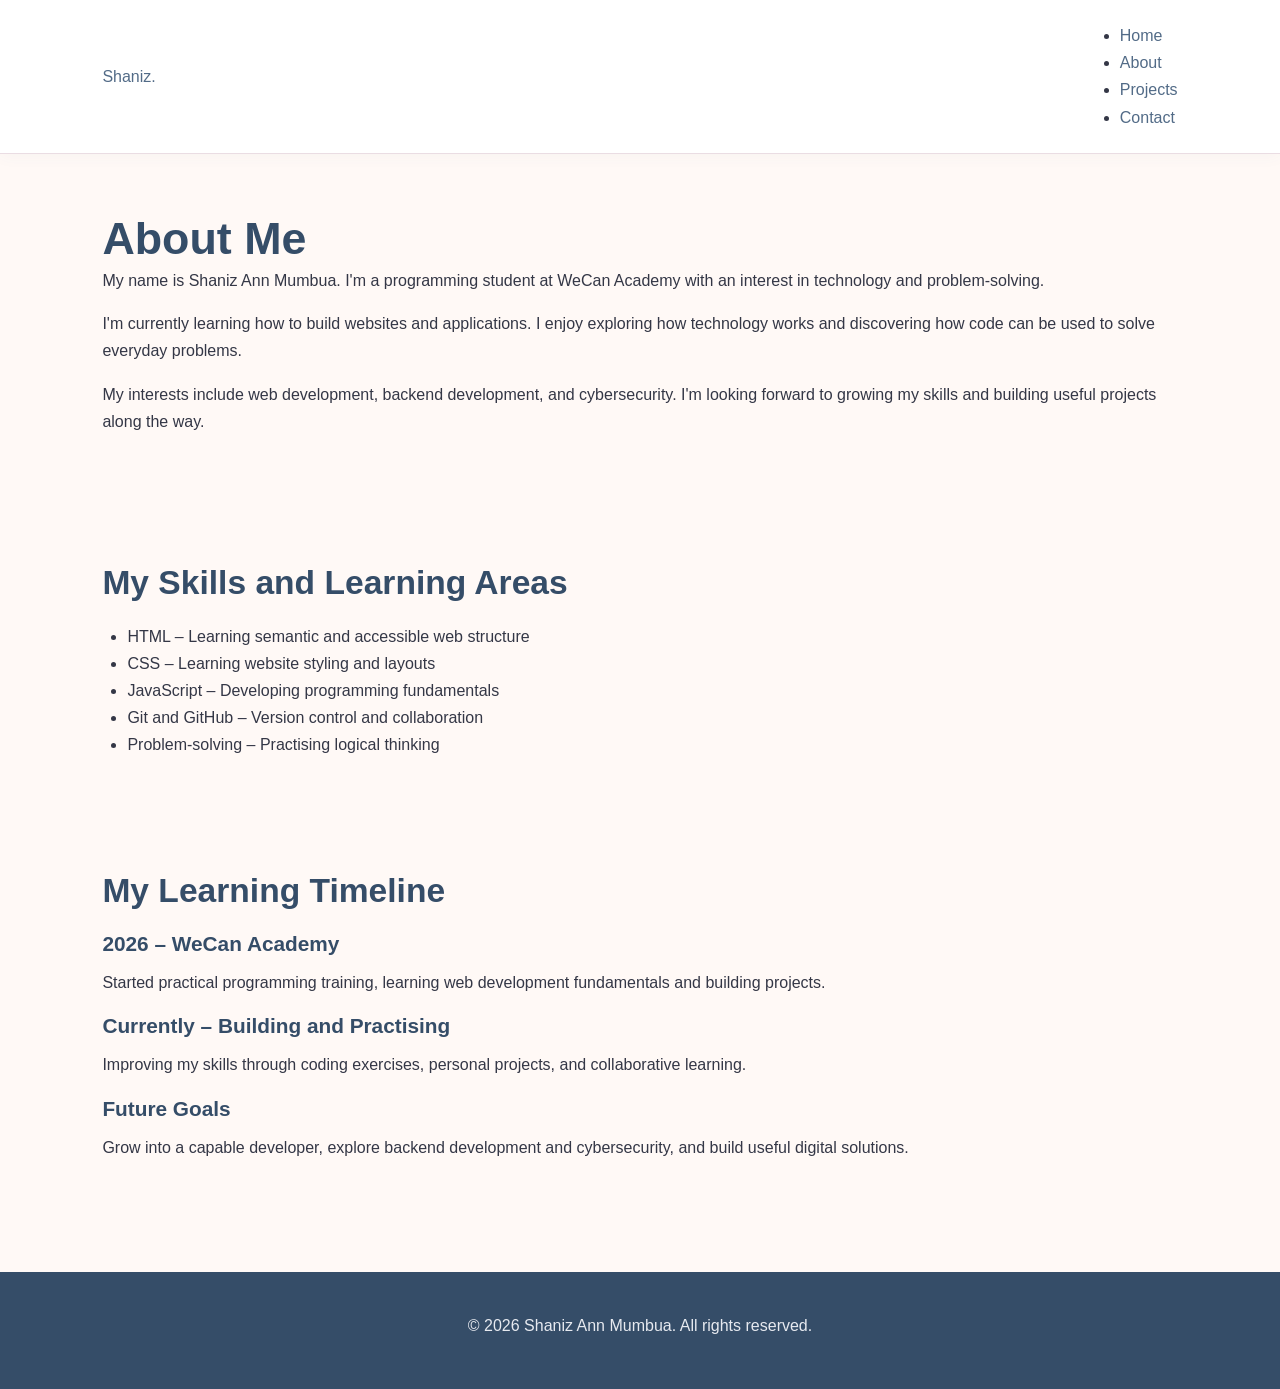
<file: about.html>
<!DOCTYPE html>
<html lang="en">
<head>
    <meta charset="UTF-8">
    <meta name="viewport" content="width=device-width, initial-scale=1.0">
    <meta name="description" content="Learn about Shaniz Ann Mumbua, her background, skills, and education.">
    <title>About | Shaniz Ann Mumbua</title>
    <link rel="stylesheet" href="styles.css">
</head>
<body>

    <header class="site-header">
        <a class="logo" href="index.html">Shaniz.</a>

        <nav aria-label="Main navigation">
            <ul>
                <li><a href="index.html">Home</a></li>
                <li><a href="about.html" aria-current="page">About</a></li>
                <li><a href="projects.html">Projects</a></li>
                <li><a href="contact.html">Contact</a></li>
            </ul>
        </nav>
    </header>

    <main>
        <section aria-labelledby="about-heading">
            <h1 id="about-heading">About Me</h1>
          
            <p>
                My name is Shaniz Ann Mumbua. I'm a programming student
                at WeCan Academy with an interest in technology and
                problem-solving.
            </p>

            <p>
                I'm currently learning how to build websites and
                applications. I enjoy exploring how technology works
                and discovering how code can be used to solve everyday
                problems.
            </p>

            <p>
                My interests include web development, backend development,
                and cybersecurity. I'm looking forward to growing my skills
                and building useful projects along the way.
            </p>
        </section>

        <section aria-labelledby="skills-heading">
            <h2 id="skills-heading">My Skills and Learning Areas</h2>

            <ul>
                <li>HTML – Learning semantic and accessible web structure</li>
                <li>CSS – Learning website styling and layouts</li>
                <li>JavaScript – Developing programming fundamentals</li>
                <li>Git and GitHub – Version control and collaboration</li>
                <li>Problem-solving – Practising logical thinking</li>
            </ul>
        </section>

        <section aria-labelledby="education-heading">
            <h2 id="education-heading">My Learning Timeline</h2>

            <div class="timeline">
                <article class="timeline-item">
                    <h3>2026 – WeCan Academy</h3>
                    <p>
                        Started practical programming training, learning
                        web development fundamentals and building projects.
                    </p>
                </article>

                <article class="timeline-item">
                    <h3>Currently – Building and Practising</h3>
                    <p>
                        Improving my skills through coding exercises,
                        personal projects, and collaborative learning.
                    </p>
                </article>

                <article class="timeline-item">
                    <h3>Future Goals</h3>
                    <p>
                        Grow into a capable developer, explore backend
                        development and cybersecurity, and build useful
                        digital solutions.
                    </p>
                </article>
            </div>
        </section>
    </main>

    <footer class="site-footer">
        <p>&copy; 2026 Shaniz Ann Mumbua. All rights reserved.</p>
    </footer>

</body>
</html>
</file>
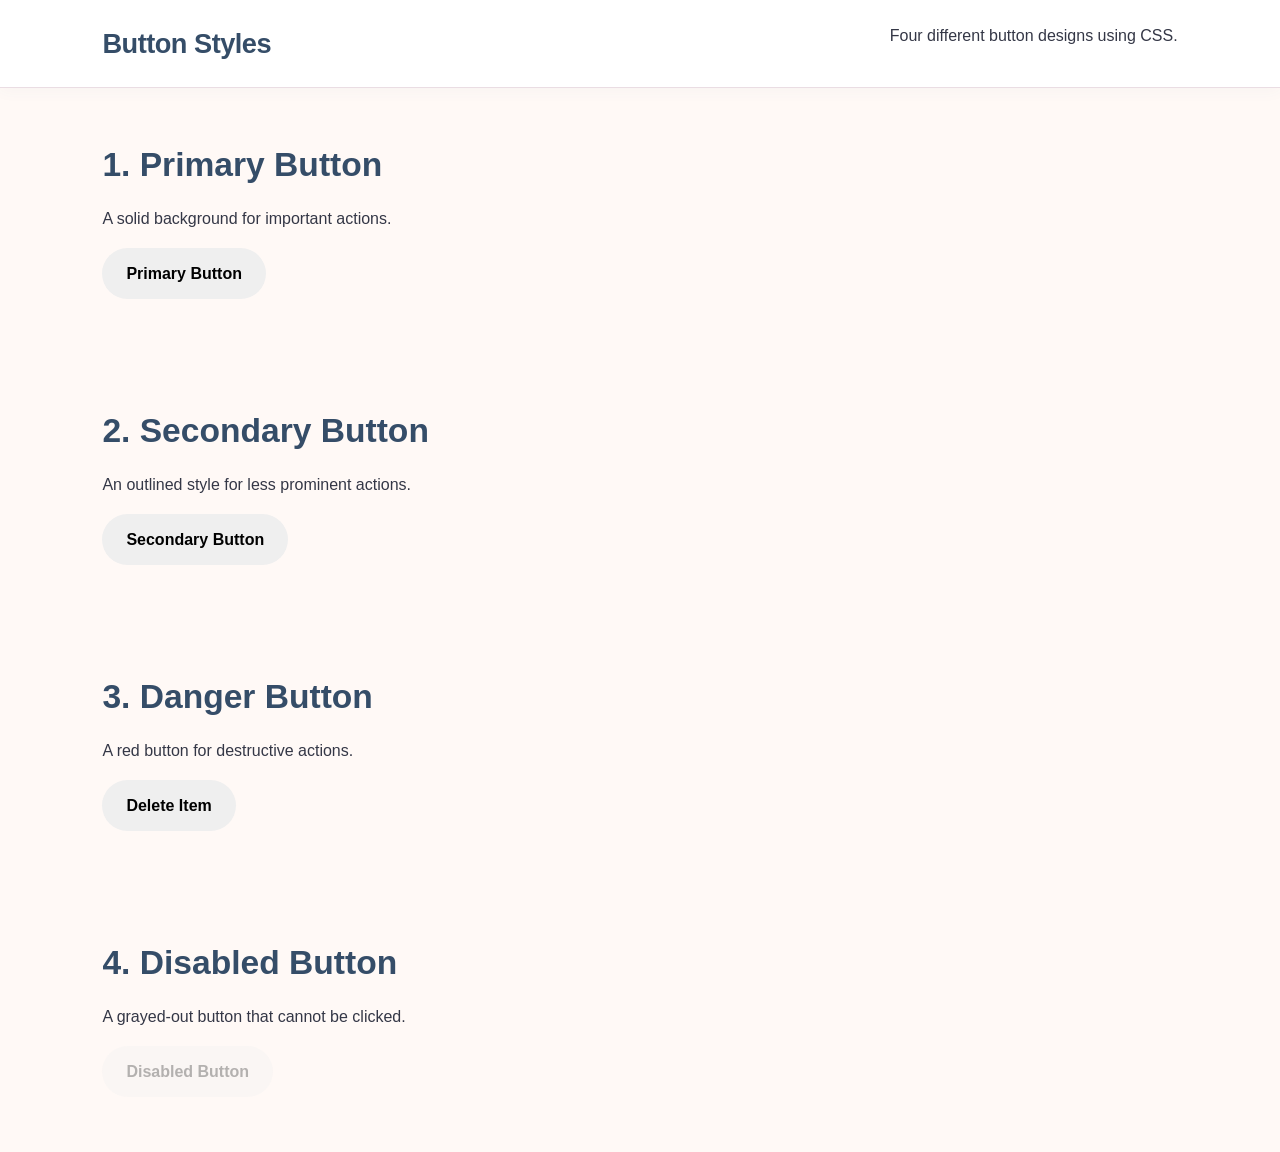
<file: buttonStyles.html>
<!DOCTYPE html>
<html lang="en">
<head>
    <meta charset="UTF-8">
    <meta name="viewport" content="width=device-width, initial-scale=1.0">

    <title>Button Styles</title>
    <link rel="stylesheet" href="styles.css">
</head>

<body class="portfolio-page">

    <header>
        <h1>Button Styles</h1>
        <p>Four different button designs using CSS.</p>
    </header>

    <main>

        <section>
            <h2>1. Primary Button</h2>
            <p>A solid background for important actions.</p>

            <button class="btn btn-primary" type="button">
                Primary Button
            </button>
        </section>

        <section>
            <h2>2. Secondary Button</h2>
            <p>An outlined style for less prominent actions.</p>

            <button class="btn btn-secondary" type="button">
                Secondary Button
            </button>
        </section>

        <section>
            <h2>3. Danger Button</h2>
            <p>A red button for destructive actions.</p>

            <button class="btn btn-danger" type="button">
                Delete Item
            </button>
        </section>

        <section>
            <h2>4. Disabled Button</h2>
            <p>A grayed-out button that cannot be clicked.</p>

            <button class="btn btn-primary" type="button" disabled>
                Disabled Button
            </button>
        </section>

    </main>

</body>
</html>
</file>
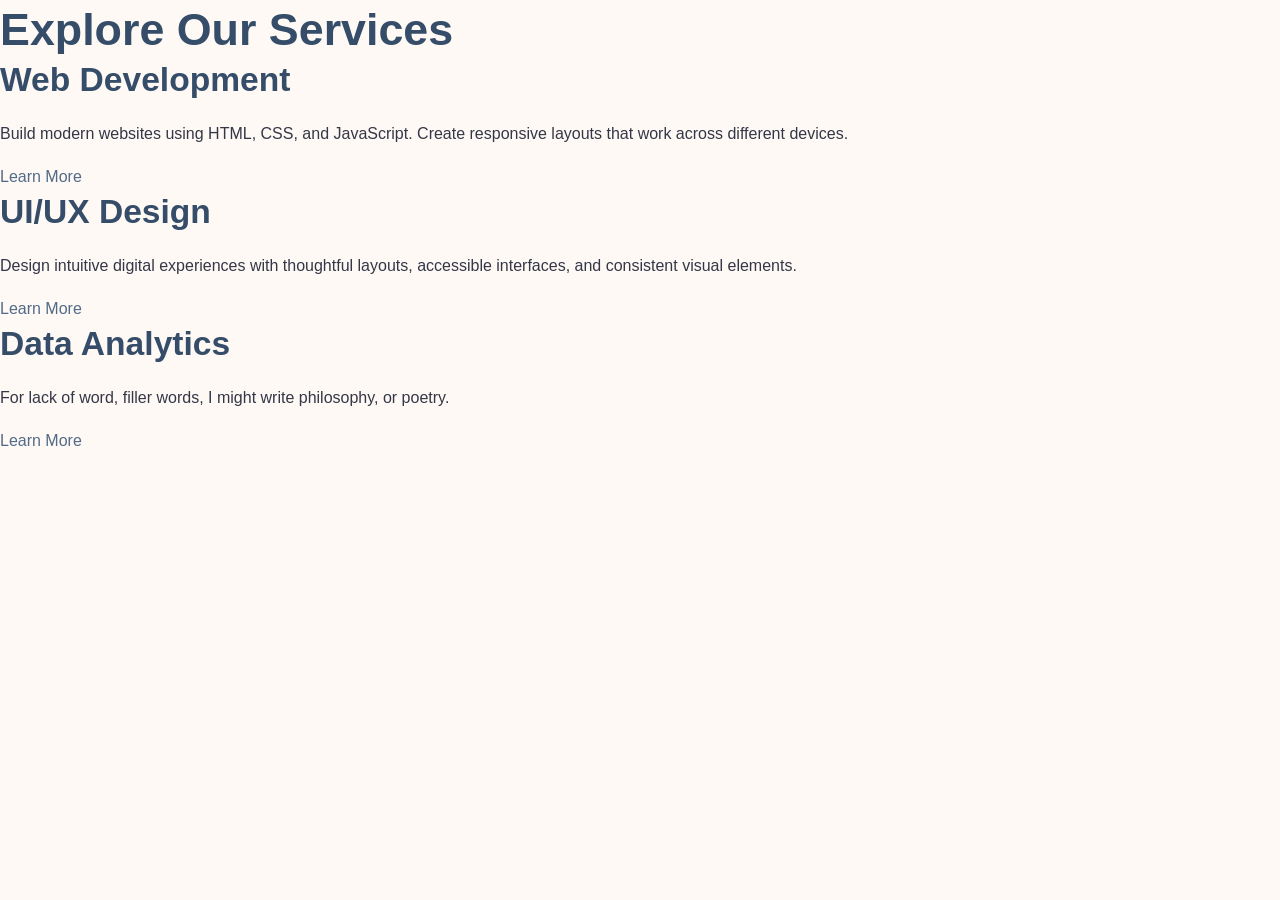
<file: cardrow.html>
<!DOCTYPE html>
<html lang="en">
<head>
    <meta charset="UTF-8">
    <meta name="viewport" content="width=device-width, initial-scale=1.0">
    <title>Flexbox Card Row</title>
    <link rel="stylesheet" href="styles.css">
</head>

<body class="cards-page">

    <h1>Explore Our Services</h1>

    <main class="card-container">

        <article class="card">
            <h2>Web Development</h2>
            <p>
                Build modern websites using HTML, CSS, and JavaScript.
                Create responsive layouts that work across different devices.
            </p>
            <a href="#web-development">Learn More</a>
        </article>

        <article class="card">
            <h2>UI/UX Design</h2>
            <p>
                Design intuitive digital experiences with thoughtful layouts,
                accessible interfaces, and consistent visual elements.
            </p>
            <a href="#ui-ux-design">Learn More</a>
        </article>

        <article class="card">
            <h2>Data Analytics</h2>
            <p>
                For lack of word, filler words, I might write philosophy, or poetry.
            </p>
            <a href="#data-analytics">Learn More</a>
        </article>

    </main>

</body>
</html>
</file>
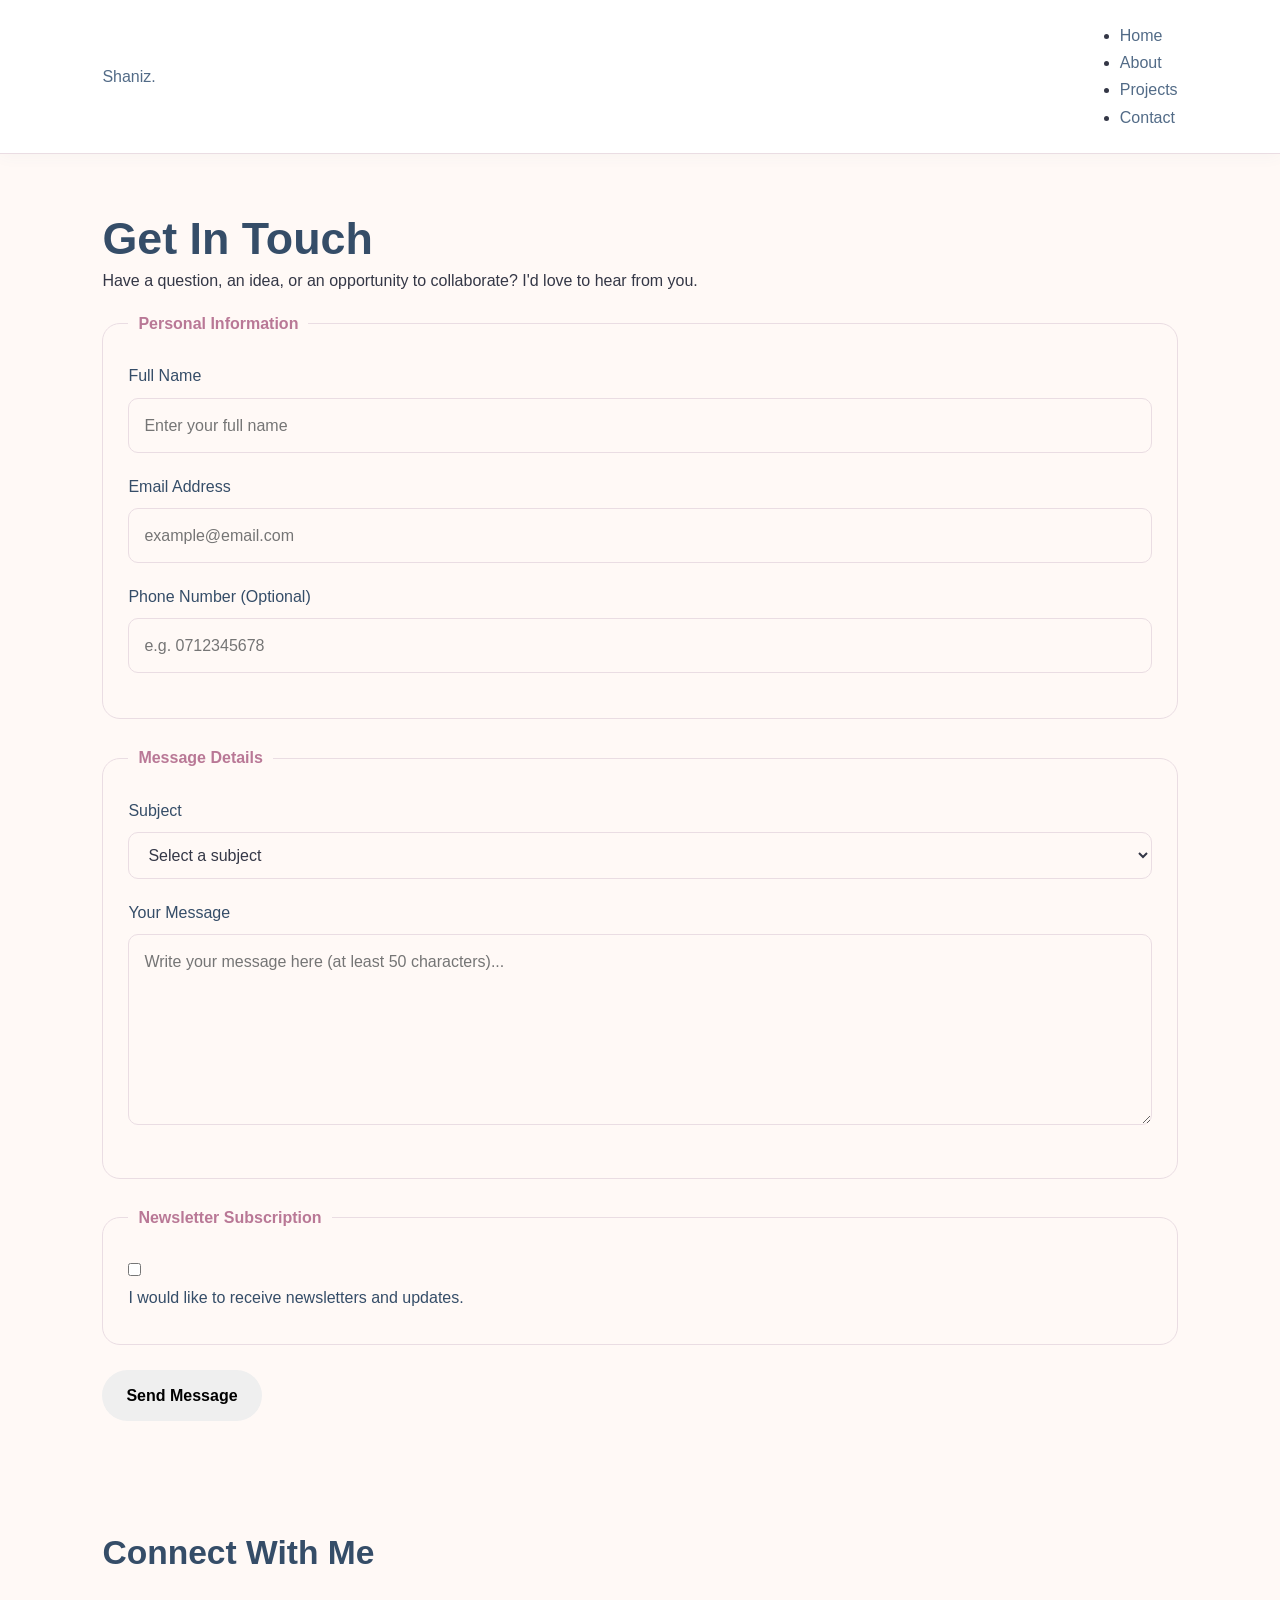
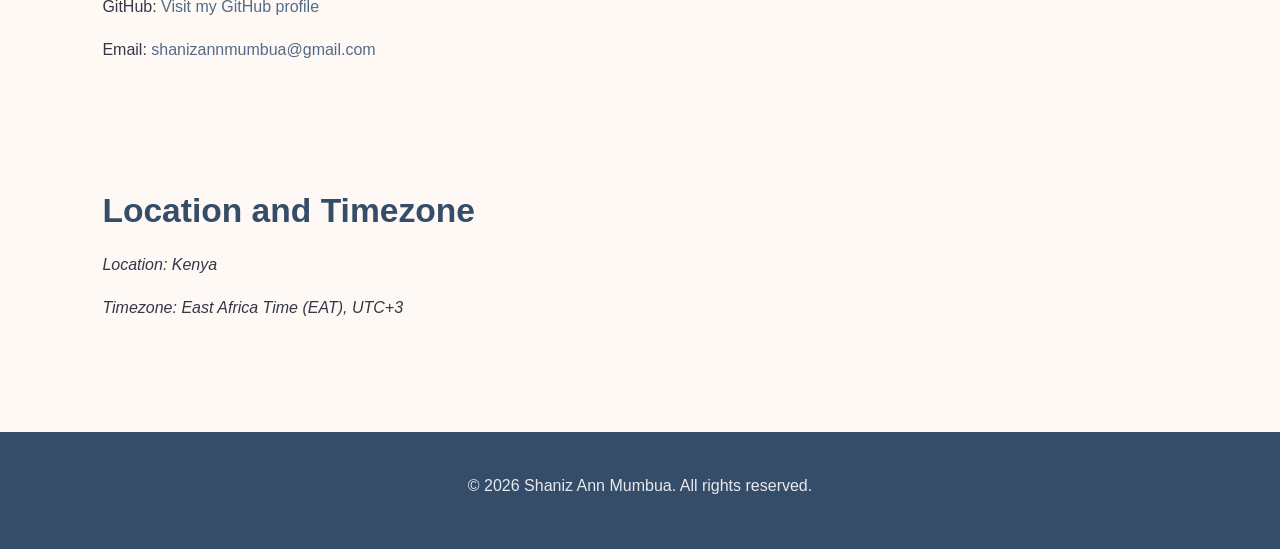
<file: contact.html>
<!DOCTYPE html>
<html lang="en">
<head>
    <meta charset="UTF-8">
    <meta name="viewport" content="width=device-width, initial-scale=1.0">
    <meta name="description" content="Contact Shaniz Ann Mumbua through email or the contact form.">
    <title>Contact | Shaniz Ann Mumbua</title>
    <link rel="stylesheet" href="styles.css">
</head>
<body>

    <header class="site-header">
        <a class="logo" href="index.html">Shaniz.</a>

        <nav aria-label="Main navigation">
            <ul>
                <li><a href="index.html">Home</a></li>
                <li><a href="about.html">About</a></li>
                <li><a href="projects.html">Projects</a></li>
                <li><a href="contact.html" aria-current="page">Contact</a></li>
            </ul>
        </nav>
    </header>

    <main>
        <section aria-labelledby="contact-heading">
            <h1 id="contact-heading">Get In Touch</h1>

            <p>
                Have a question, an idea, or an opportunity to collaborate?
                I'd love to hear from you.
            </p>

            <form action="#" method="post">

                <fieldset>
                    <legend>Personal Information</legend>

                    <label for="full-name">Full Name</label>
                    <input
                        type="text"
                        id="full-name"
                        name="full-name"
                        placeholder="Enter your full name"
                        autocomplete="name"
                        required
                    >

                    <label for="email">Email Address</label>
                    <input
                        type="email"
                        id="email"
                        name="email"
                        placeholder="example@email.com"
                        autocomplete="email"
                        required
                    >

                    <label for="phone">Phone Number (Optional)</label>
                    <input
                        type="tel"
                        id="phone"
                        name="phone"
                        placeholder="e.g. 0712345678"
                        autocomplete="tel"
                    >
                </fieldset>

                <fieldset>
                    <legend>Message Details</legend>

                    <label for="subject">Subject</label>
                    <select id="subject" name="subject" required>
                        <option value="" disabled selected>
                            Select a subject
                        </option>
                        <option value="general">General Inquiry</option>
                        <option value="feedback">Feedback</option>
                        <option value="collaboration">Collaboration</option>
                    </select>

                    <label for="message">Your Message</label>
                    <textarea
                        id="message"
                        name="message"
                        rows="6"
                        minlength="50"
                        placeholder="Write your message here (at least 50 characters)..."
                        required
                    ></textarea>
                </fieldset>

                <fieldset>
                    <legend>Newsletter Subscription</legend>

                    <input
                        type="checkbox"
                        id="newsletter"
                        name="newsletter"
                        value="yes"
                    >

                    <label class="checkbox-label" for="newsletter">
                        I would like to receive newsletters and updates.
                    </label>
                </fieldset>

                <button type="submit">Send Message</button>

            </form>
        </section>

        <section aria-labelledby="social-heading">
            <h2 id="social-heading">Connect With Me</h2>

            <p>
                GitHub:
                <a
                    href="https://github.com/Samcodex-405"
                    target="_blank"
                    rel="noopener noreferrer"
                >
                    Visit my GitHub profile
                </a>
            </p>

            <p>
                Email:
                <a href="mailto:shanizannmumbua@gmail.com">
                    shanizannmumbua@gmail.com
                </a>
            </p>
        </section>

        <section aria-labelledby="location-heading">
            <h2 id="location-heading">Location and Timezone</h2>

            <address>
                <p>Location: Kenya</p>
                <p>Timezone: East Africa Time (EAT), UTC+3</p>
            </address>
        </section>
    </main>

    <footer class="site-footer">
        <p>&copy; 2026 Shaniz Ann Mumbua. All rights reserved.</p>
    </footer>

</body>
</html>
</file>
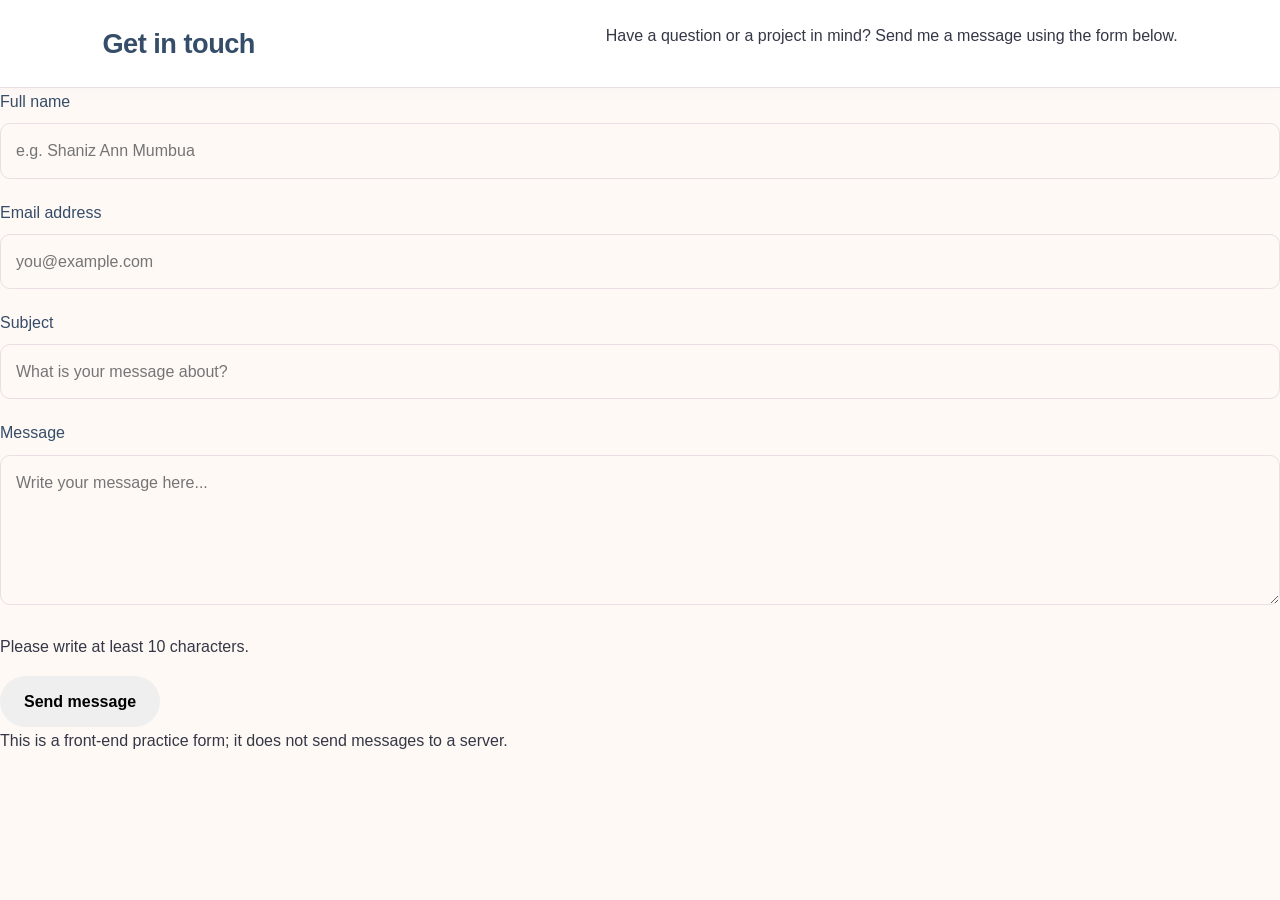
<file: day4-form.html>
<!DOCTYPE html>
<html lang="en">
<head>
    <meta charset="UTF-8">
    <meta name="viewport" content="width=device-width, initial-scale=1.0">
    <meta name="description" content="A responsive contact form styling exercise.">
    <title>Day 4 — Contact Form Styling</title>
    <link rel="stylesheet" href="styles.css">
</head>
<body class="form-styling-page">
    <main class="form-wrapper">
        <header class="form-header">
            <h1>Get in touch</h1>
            <p>Have a question or a project in mind? Send me a message using the form below.</p>
        </header>

        <form class="contact-form" action="#" method="post">
            <div class="form-field">
                <label for="full-name">Full name</label>
                <input
                    type="text"
                    id="full-name"
                    name="fullName"
                    placeholder="e.g. Shaniz Ann Mumbua"
                    autocomplete="name"
                    minlength="2"
                    required
                >
            </div>

            <div class="form-field">
                <label for="email">Email address</label>
                <input
                    type="email"
                    id="email"
                    name="email"
                    placeholder="you@example.com"
                    autocomplete="email"
                    required
                >
            </div>

            <div class="form-field">
                <label for="subject">Subject</label>
                <input
                    type="text"
                    id="subject"
                    name="subject"
                    placeholder="What is your message about?"
                    minlength="3"
                    required
                >
            </div>

            <div class="form-field">
                <label for="message">Message</label>
                <textarea
                    id="message"
                    name="message"
                    placeholder="Write your message here..."
                    minlength="10"
                    required
                ></textarea>
                <p class="field-hint">Please write at least 10 characters.</p>
            </div>

            <button class="form-submit" type="submit">Send message</button>
            <p class="form-note">This is a front-end practice form; it does not send messages to a server.</p>
        </form>
    </main>
</body>
</html>
</file>
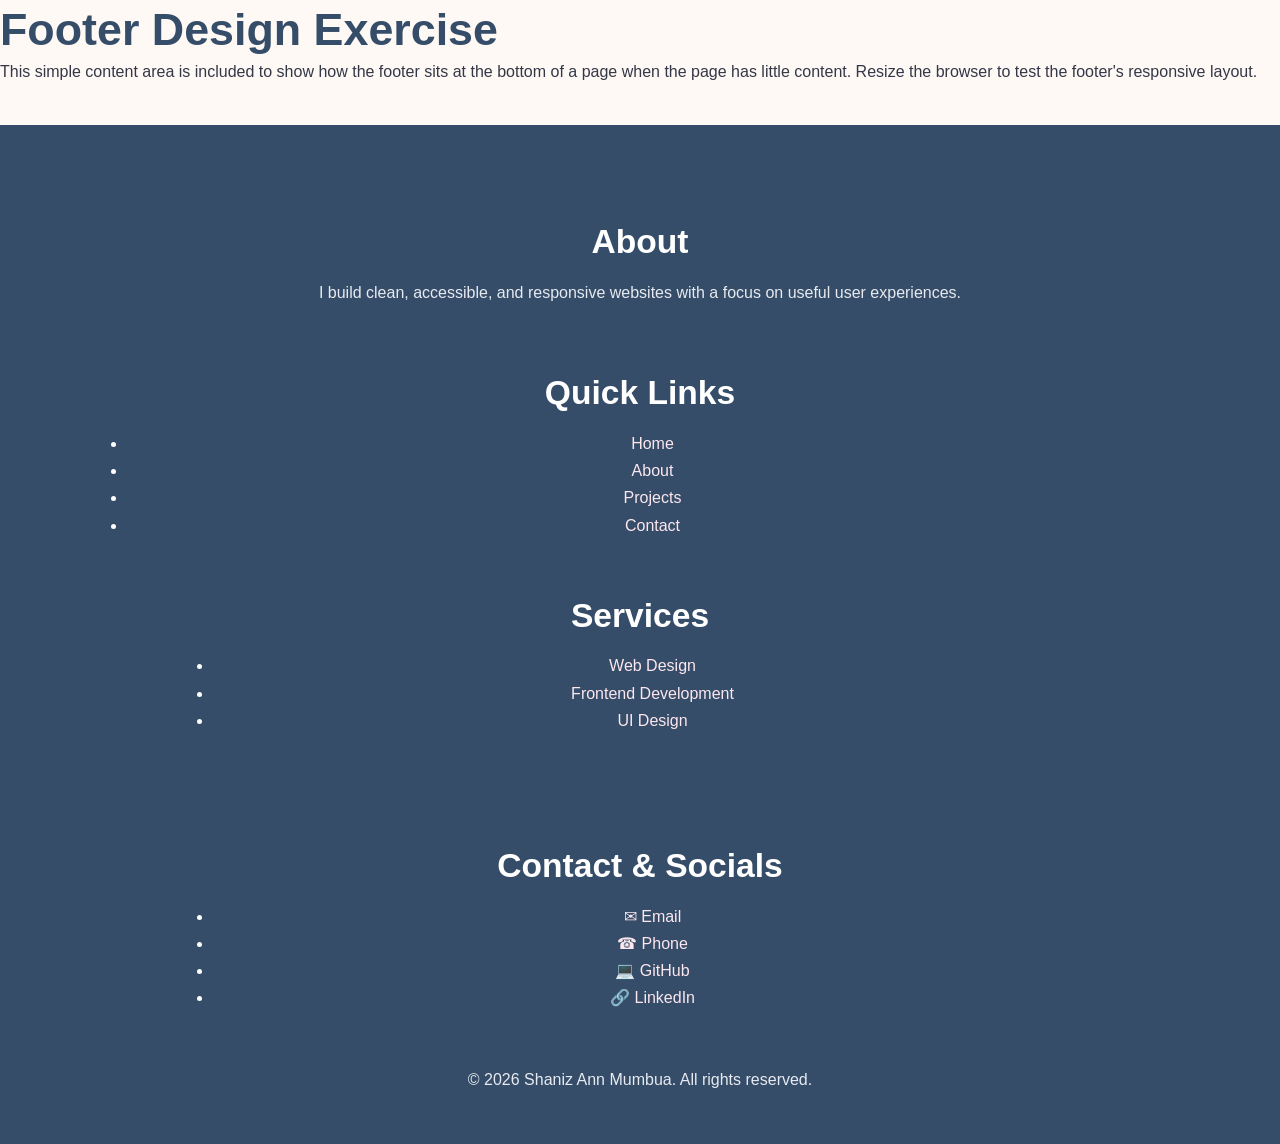
<file: day5-footer.html>
<!DOCTYPE html>
<html lang="en">
<head>
    <meta charset="UTF-8">
    <meta name="viewport" content="width=device-width, initial-scale=1.0">
    <meta name="description" content="A responsive four-column footer design exercise.">
    <title>Day 5 — Footer Design</title>
    <link rel="stylesheet" href="styles.css">
</head>
<body class="footer-design-page">
    <main class="footer-demo-main">
        <h1>Footer Design Exercise</h1>
        <p>
            This simple content area is included to show how the footer sits at the bottom
            of a page when the page has little content. Resize the browser to test the
            footer's responsive layout.
        </p>
    </main>

    <footer class="site-footer">
        <div class="footer-columns">
            <section class="footer-column" aria-labelledby="footer-about">
                <h2 id="footer-about">About</h2>
                <p>I build clean, accessible, and responsive websites with a focus on useful user experiences.</p>
            </section>

            <nav class="footer-column" aria-labelledby="footer-links">
                <h2 id="footer-links">Quick Links</h2>
                <ul class="footer-links">
                    <li><a href="#home">Home</a></li>
                    <li><a href="#about">About</a></li>
                    <li><a href="#projects">Projects</a></li>
                    <li><a href="#contact">Contact</a></li>
                </ul>
            </nav>

            <section class="footer-column" aria-labelledby="footer-services">
                <h2 id="footer-services">Services</h2>
                <ul class="footer-links">
                    <li><a href="#web-design">Web Design</a></li>
                    <li><a href="#frontend">Frontend Development</a></li>
                    <li><a href="#ui-design">UI Design</a></li>
                </ul>
            </section>

            <section class="footer-column" aria-labelledby="footer-contact">
                <h2 id="footer-contact">Contact &amp; Socials</h2>
                <ul class="footer-socials">
                    <li><a href="mailto:hello@example.com">✉ Email</a></li>
                    <li><a href="tel:+25412345678">☎ Phone</a></li>
                    <li><a href="https://github.com/" target="_blank" rel="noopener noreferrer">💻 GitHub</a></li>
                    <li><a href="https://www.linkedin.com/" target="_blank" rel="noopener noreferrer">🔗 LinkedIn</a></li>
                </ul>
            </section>
        </div>

        <div class="footer-bottom">
            <p>&copy; 2026 Shaniz Ann Mumbua. All rights reserved.</p>
        </div>
    </footer>
</body>
</html>
</file>
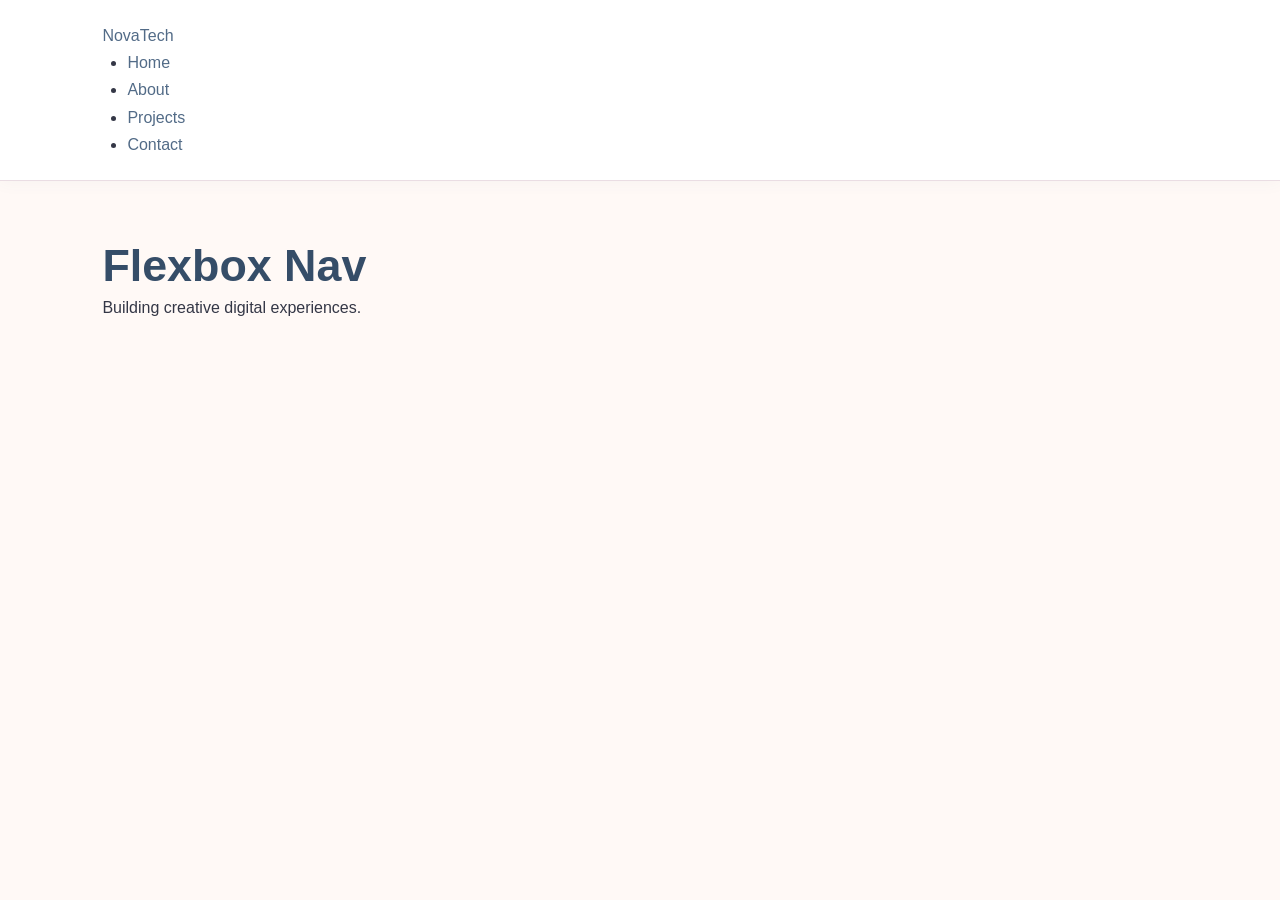
<file: flexbox.html>
<!DOCTYPE html>
<html lang="en">
<head>
    <meta charset="UTF-8">
    <meta name="viewport" content="width=device-width, initial-scale=1.0">
    <title>Flexbox Navigation Exercise</title>
    <link rel="stylesheet" href="styles.css">
</head>
<body class="nav-page">

    <header class="header">
        <nav class="navbar" aria-label="Main navigation">

            <a href="index.html" class="logo">NovaTech</a>

            <ul class="nav-links">
                <li><a href="index.html" aria-current="page">Home</a></li>
                <li><a href="about.html">About</a></li>
                <li><a href="projects.html">Projects</a></li>
                <li><a href="contact.html">Contact</a></li>
            </ul>

        </nav>
    </header>

    <main>
        <section class="hero">
            <h1>Flexbox Nav</h1>
            <p>Building creative digital experiences.</p>
        </section>
    </main>

</body>
</html>
</file>
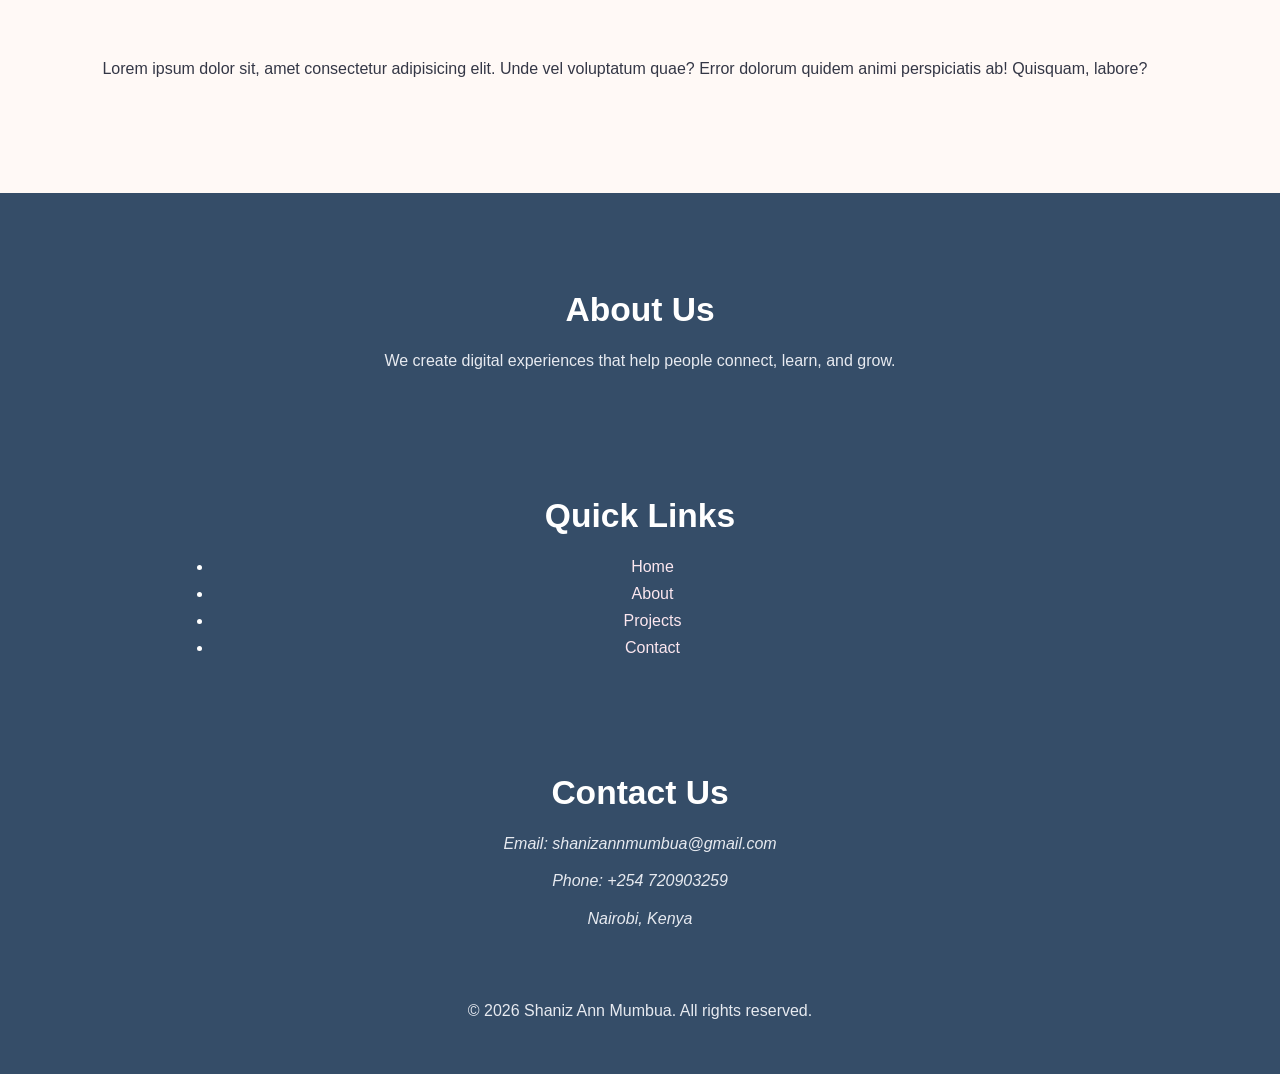
<file: footer.html>
<!DOCTYPE html>
<html lang="en">
<head>
    <meta charset="UTF-8">
    <meta name="viewport" content="width=device-width, initial-scale=1.0">
    <link rel="stylesheet" href="styles.css">
    <title>Footer Layout Exercise</title>
</head>
<Section>
    <p>
        Lorem ipsum dolor sit, amet consectetur adipisicing elit. Unde vel voluptatum quae? Error dolorum quidem animi perspiciatis ab! Quisquam, labore?
    </p>
</Section>
<body class="footer-page">

    <footer class="footer">

        <div class="footer-columns">

            <section class="footer-column">
                <h2>About Us</h2>
                <p>
                    We create digital experiences that help people
                    connect, learn, and grow.
                </p>
            </section>

            <section class="footer-column">
                <h2>Quick Links</h2>
                <ul>
                    <li><a href="#home">Home</a></li>
                    <li><a href="#about">About</a></li>
                    <li><a href="#projects">Projects</a></li>
                    <li><a href="#contact">Contact</a></li>
                </ul>
            </section>

            <section class="footer-column">
                <h2>Contact Us</h2>
                <address>
                    <p>Email: shanizannmumbua@gmail.com</p>
                    <p>Phone: +254 720903259</p>
                    <p>Nairobi, Kenya</p>
                </address>
            </section>

        </div>
         <div class="footer-bottom">
            <p>
                &copy; 2026 Shaniz Ann Mumbua. All rights reserved.
            </p>
        </div>

    </footer>

</body>
</html>
</file>
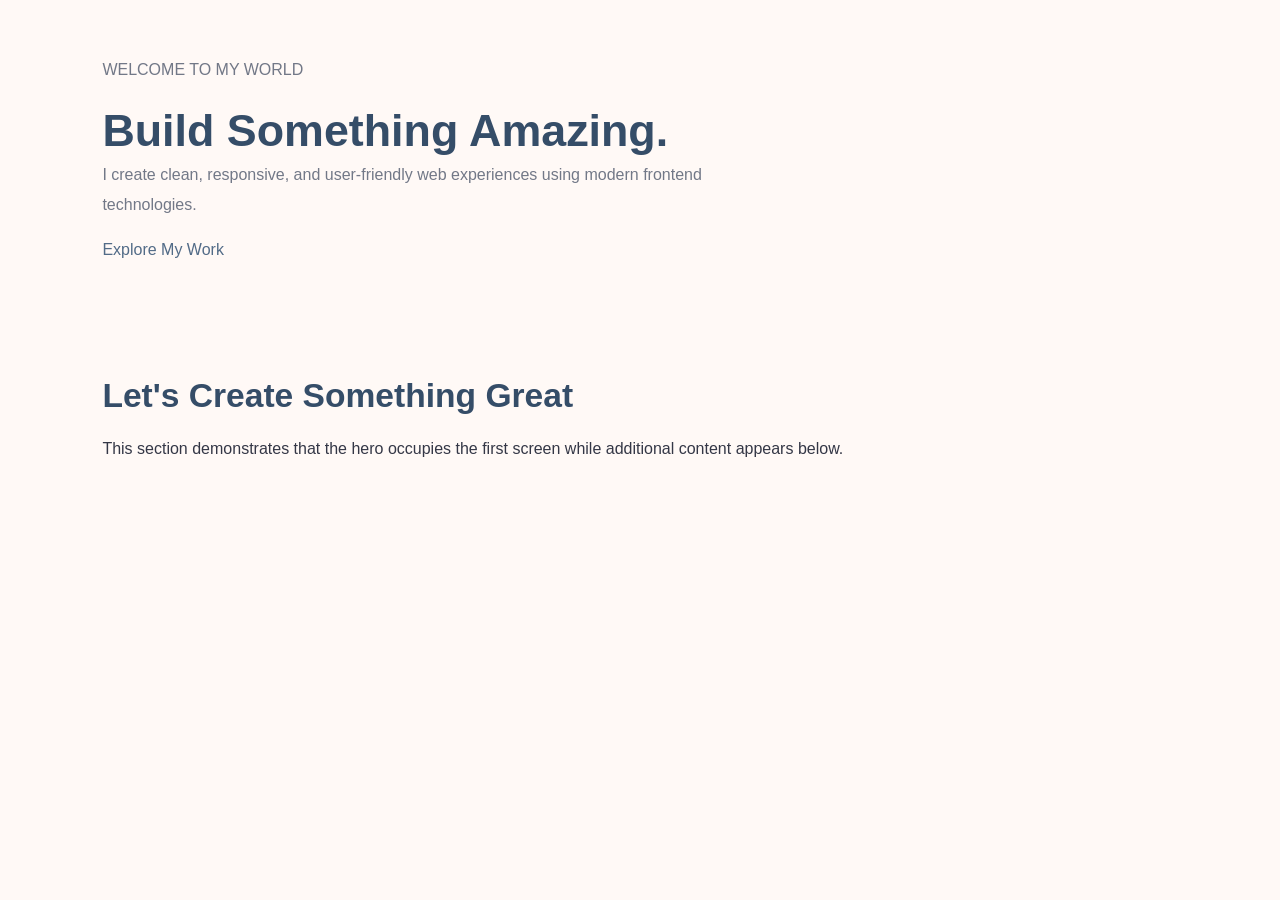
<file: heroSection.html>
<!DOCTYPE html>
<html lang="en">
<head>
    <meta charset="UTF-8">
    <meta name="viewport" content="width=device-width, initial-scale=1.0">
    <title>Day 3 | Hero Section</title>
    <link rel="stylesheet" href="styles.css">
</head>

<body class="hero-section-page">
    <main>
        <section class="hero">
            <div class="hero-content">
                <p class="hero-eyebrow">WELCOME TO MY WORLD</p>
                <h1>
                    Build Something
                    <span class="hero-highlight">Amazing.</span>
                </h1>
                <p class="hero-description">
                    I create clean, responsive, and user-friendly
                    web experiences using modern frontend technologies.
                </p>
                <a href="#learn-more" class="hero-button">
                    Explore My Work
                </a>

            </div>
        </section>
        <section class="hero-more" id="learn-more">
            <h2>Let's Create Something Great</h2>

            <p>
                This section demonstrates that the hero occupies
                the first screen while additional content appears below.
            </p>
        </section>
    </main>

</body>
</html>
</file>
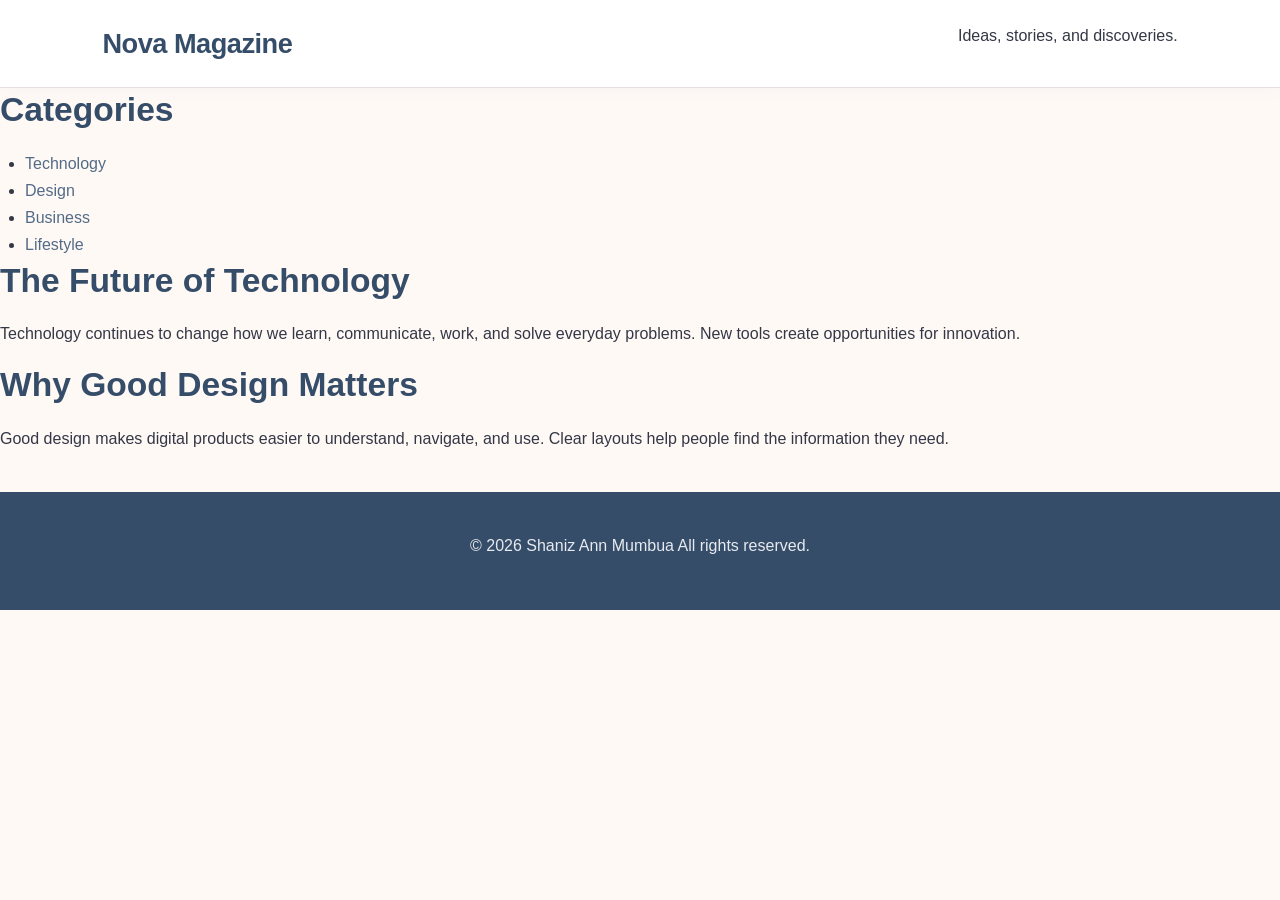
<file: magazine.html>
<!DOCTYPE html>
<html lang="en">
<head>
    <meta charset="UTF-8">
    <meta name="viewport" content="width=device-width, initial-scale=1.0">

    <title>Magazine Layout</title>
    <link rel="stylesheet" href="styles.css">
</head>

<body class="magazine-page">

    <div class="magazine-layout">

        <header class="magazine-header">
            <h1>Nova Magazine</h1>
            <p>Ideas, stories, and discoveries.</p>
        </header>

        <aside class="magazine-sidebar">
            <h2>Categories</h2>

            <ul>
                <li><a href="#technology">Technology</a></li>
                <li><a href="#design">Design</a></li>
                <li><a href="#business">Business</a></li>
                <li><a href="#lifestyle">Lifestyle</a></li>
            </ul>
        </aside>

        <main class="magazine-main">

            <article id="technology">
                <h2>The Future of Technology</h2>
                <p>
                    Technology continues to change how we learn,
                    communicate, work, and solve everyday problems.
                    New tools create opportunities for innovation.
                </p>
            </article>

            <article id="design">
                <h2>Why Good Design Matters</h2>
                <p>
                    Good design makes digital products easier to
                    understand, navigate, and use. Clear layouts
                    help people find the information they need.
                </p>
            </article>

        </main>

        <footer class="magazine-footer">
            <p>&copy; 2026 Shaniz Ann Mumbua All rights reserved.</p>
        </footer>

    </div>

</body>
</html>
</file>
<file: styles.css>
/* =====================================================
   SHANIZ ANN MUMBUA - PERSONAL PORTFOLIO
   Theme: Warm Blush Pink, Powder Blue & Cream
===================================================== */


/* =====================================================
   1. CSS VARIABLES
===================================================== */

:root {
    --color-pink: #FCE7EF;
    --color-pink-dark: #DCAFC4;
    --color-rose: #B97896;

    --color-blue: #DCEBFA;
    --color-blue-dark: #526B87;
    --color-blue-deep: #354D68;

    --color-cream: #FFF9F6;
    --color-white: #FFFFFF;

    --color-text: #343746;
    --color-muted: #727887;

    --color-border: #EADDE3;

    --shadow-soft: 0 8px 25px rgba(82, 107, 135, 0.09);
    --shadow-hover: 0 14px 32px rgba(82, 107, 135, 0.15);

    --radius-small: 10px;
    --radius-medium: 18px;
    --radius-large: 28px;

    --transition: all 0.3s ease;
}


/* =====================================================
   2. GLOBAL RESET
===================================================== */

* {
    margin: 0;
    padding: 0;
    box-sizing: border-box;
}

html {
    scroll-behavior: smooth;
    scroll-padding-top: 100px;
}

body {
    font-family: "Roboto", Arial, sans-serif;
    background-color: var(--color-cream);
    color: var(--color-text);
    line-height: 1.7;
    font-size: 16px;
    min-height: 100vh;
}

img {
    display: block;
    max-width: 100%;
    height: auto;
}

a {
    color: var(--color-blue-dark);
    text-decoration: none;
    transition: var(--transition);
}

a:hover {
    color: var(--color-rose);
}

button,
input,
textarea,
select {
    font: inherit;
}

button,
input[type="submit"] {
    cursor: pointer;
}

ul,
ol {
    padding-left: 25px;
}

p {
    margin-bottom: 16px;
}

h1,
h2,
h3,
h4 {
    line-height: 1.3;
    color: var(--color-blue-deep);
}

h1 {
    font-size: clamp(2rem, 4vw, 2.8rem);
}

h2 {
    font-size: clamp(1.6rem, 3vw, 2.1rem);
    margin-bottom: 18px;
}

h3 {
    font-size: 1.3rem;
    margin-bottom: 12px;
}

section {
    padding: 55px 8%;
}


/* =====================================================
   3. HEADER AND NAVIGATION
===================================================== */

header {
    background-color: var(--color-white);
    padding: 22px 8%;
    display: flex;
    justify-content: space-between;
    align-items: center;
    flex-wrap: wrap;
    gap: 20px;
    border-bottom: 1px solid var(--color-border);
    box-shadow: 0 3px 15px rgba(82, 107, 135, 0.04);
}

header h1 {
    font-size: 1.7rem;
    color: var(--color-blue-deep);
    letter-spacing: -0.5px;
}

/* Navigation list */

.Nav {
    display: flex;
    align-items: center;
    justify-content: center;
    flex-wrap: wrap;
    gap: 12px;
    list-style: none;
    padding: 0;
    margin: 0;
}

.Nav li {
    list-style: none;
}

.Nav a {
    display: inline-block;
    padding: 9px 17px;
    border-radius: 25px;
    color: var(--color-text);
    font-weight: 500;
    font-size: 0.95rem;
}

.Nav a:hover,
.Nav a[aria-current="page"] {
    background-color: var(--color-pink);
    color: var(--color-rose);
}


/* =====================================================
   4. MAIN CONTENT
===================================================== */

main {
    width: 100%;
    max-width: 1400px;
    margin: 0 auto;
}

main > section:first-child {
    margin-top: 0;
}


/* =====================================================
   5. HOME PAGE - HERO SECTION
===================================================== */

.home-hero {
    display: flex;
    align-items: center;
    justify-content: space-between;
    gap: 50px;
    padding: 75px 8%;
    background: linear-gradient(
        120deg,
        var(--color-cream),
        var(--color-pink),
        var(--color-blue)
    );
}

.hero-content {
    flex: 1;
    max-width: 650px;
}

.welcome-text {
    color: var(--color-rose);
    font-size: 0.85rem;
    font-weight: 700;
    letter-spacing: 2px;
    margin-bottom: 18px;
}

.home-hero h2 {
    font-size: clamp(2.2rem, 5vw, 3.5rem);
    line-height: 1.2;
    margin-bottom: 25px;
    color: var(--color-blue-deep);
}

.home-hero h2 span {
    display: block;
    color: var(--color-rose);
}

.hero-content > p {
    color: var(--color-muted);
    line-height: 1.9;
    max-width: 600px;
}

.hero-image {
    flex: 1;
    max-width: 480px;
    margin: 0;
}

.hero-image img {
    width: 100%;
    height: 360px;
    object-fit: cover;
    border-radius: var(--radius-large);
    box-shadow: var(--shadow-hover);
}

.hero-image figcaption {
    text-align: center;
    color: var(--color-muted);
    font-size: 0.9rem;
    margin-top: 12px;
    font-style: italic;
}


/* =====================================================
   6. BUTTONS AND HERO LINKS
===================================================== */

.hero-links {
    display: flex;
    align-items: center;
    flex-wrap: wrap;
    gap: 15px;
    margin-top: 28px;
}

.button,
.secondary-button,
button,
input[type="submit"] {
    display: inline-block;
    border: none;
    border-radius: 30px;
    padding: 12px 24px;
    font-weight: 700;
    transition: var(--transition);
}

.button {
    background-color: var(--color-pink-dark);
    color: var(--color-blue-deep);
}

.secondary-button {
    background-color: var(--color-blue);
    color: var(--color-blue-deep);
}

.button:hover,
.secondary-button:hover,
button:hover,
input[type="submit"]:hover {
    transform: translateY(-3px);
    box-shadow: var(--shadow-soft);
}

.button:hover {
    background-color: var(--color-rose);
    color: var(--color-white);
}

.secondary-button:hover {
    background-color: var(--color-blue-dark);
    color: var(--color-white);
}


/* =====================================================
   7. HOME PAGE - INTEREST CARDS
===================================================== */

.home-interests {
    background-color: var(--color-pink);
    text-align: center;
}

.home-interests > p {
    max-width: 700px;
    margin: 0 auto 30px;
    color: var(--color-muted);
}

.interest-list {
    display: grid;
    grid-template-columns: repeat(3, 1fr);
    gap: 25px;
    margin-top: 35px;
}

.interest-card {
    background-color: var(--color-white);
    padding: 30px 25px;
    border-radius: var(--radius-medium);
    box-shadow: var(--shadow-soft);
    text-align: left;
    transition: var(--transition);
}

.interest-card:hover {
    transform: translateY(-7px);
    box-shadow: var(--shadow-hover);
}

.interest-card h3 {
    color: var(--color-rose);
}

.interest-card p {
    color: var(--color-muted);
    margin-bottom: 0;
}


/* =====================================================
   8. HOME PAGE - HOBBIES AND CONTACT
===================================================== */

.home-hobbies {
    background-color: var(--color-blue);
}

.home-hobbies > p {
    max-width: 800px;
}

.home-hobbies ul {
    margin-top: 20px;
    line-height: 2;
}

.home-contact {
    background-color: var(--color-cream);
    text-align: center;
}

.home-contact > p {
    max-width: 700px;
    margin: 0 auto 25px;
}


/* =====================================================
   9. ABOUT PAGE
===================================================== */

.about-page main > section,
.About-page main > section {
    max-width: 1100px;
    margin: 0 auto;
}

.about-page section:first-child,
.About-page section:first-child {
    display: flex;
    align-items: center;
    flex-wrap: wrap;
    gap: 40px;
    background-color: var(--color-pink);
    border-radius: var(--radius-large);
    margin: 35px auto;
    width: 90%;
}

.about-page section:first-child img,
.About-page section:first-child img {
    width: 280px;
    max-height: 350px;
    object-fit: cover;
    border-radius: var(--radius-medium);
    box-shadow: var(--shadow-soft);
}

.about-page section:first-child h2,
.About-page section:first-child h2 {
    color: var(--color-rose);
}

.about-page section:nth-child(even),
.About-page section:nth-child(even) {
    background-color: var(--color-blue);
}

.about-page section ul,
.About-page section ul {
    line-height: 2;
}


/* =====================================================
   10. PROJECTS PAGE
===================================================== */

.projects-page main,
.Projects-page main {
    padding: 45px 8%;
}

.projects-page main > h2,
.Projects-page main > h2 {
    text-align: center;
    margin-bottom: 15px;
}

.projects-page main > p,
.Projects-page main > p {
    text-align: center;
    max-width: 750px;
    margin: 0 auto 35px;
    color: var(--color-muted);
}

/* Supports common project card and grid class names */

.project-grid,
.projects-grid,
.project-list {
    display: grid;
    grid-template-columns: repeat(2, 1fr);
    gap: 25px;
}

.project-card,
.project {
    background-color: var(--color-white);
    padding: 30px;
    border: 1px solid var(--color-border);
    border-radius: var(--radius-medium);
    box-shadow: var(--shadow-soft);
    transition: var(--transition);
}

.project-card:hover,
.project:hover {
    transform: translateY(-6px);
    box-shadow: var(--shadow-hover);
}

.project-card h3,
.project h3 {
    color: var(--color-rose);
}

.project-card p,
.project p {
    color: var(--color-muted);
}

.project-card ul,
.project ul {
    margin: 15px 0;
    line-height: 1.9;
}

.project-status,
.status {
    display: inline-block;
    background-color: var(--color-blue);
    color: var(--color-blue-deep);
    padding: 5px 13px;
    border-radius: 20px;
    font-size: 0.8rem;
    font-weight: 700;
    margin-top: 12px;
}


/* =====================================================
   11. GALLERY PAGE
===================================================== */

.gallery-page main,
.Gallery-page main {
    padding: 45px 8%;
}

.gallery-page main > h2,
.Gallery-page main > h2 {
    text-align: center;
    margin-bottom: 15px;
}

.gallery-page main > p,
.Gallery-page main > p {
    text-align: center;
    max-width: 700px;
    margin: 0 auto 35px;
    color: var(--color-muted);
}

.gallery-grid,
.photo-gallery,
.gallery {
    display: grid;
    grid-template-columns: repeat(3, 1fr);
    gap: 25px;
}

.gallery-grid figure,
.photo-gallery figure,
.gallery figure,
.gallery-page figure,
.Gallery-page figure {
    background-color: var(--color-white);
    padding: 12px;
    border-radius: var(--radius-medium);
    box-shadow: var(--shadow-soft);
    overflow: hidden;
    transition: var(--transition);
}

.gallery-grid figure:hover,
.photo-gallery figure:hover,
.gallery figure:hover,
.gallery-page figure:hover,
.Gallery-page figure:hover {
    transform: translateY(-6px);
    box-shadow: var(--shadow-hover);
}

.gallery-grid img,
.photo-gallery img,
.gallery img,
.gallery-page figure img,
.Gallery-page figure img {
    width: 100%;
    height: 240px;
    object-fit: cover;
    border-radius: var(--radius-small);
}

.gallery-grid figcaption,
.photo-gallery figcaption,
.gallery figcaption,
.gallery-page figcaption,
.Gallery-page figcaption {
    padding: 12px 5px 5px;
    color: var(--color-muted);
    font-size: 0.9rem;
    text-align: center;
}


/* =====================================================
   12. CONTACT PAGE
===================================================== */

.contact-page main,
.Contact-page main {
    max-width: 1000px;
    padding: 45px 8%;
}

.contact-page main > h2,
.Contact-page main > h2 {
    text-align: center;
    margin-bottom: 15px;
}

.contact-page main > p,
.Contact-page main > p {
    text-align: center;
    color: var(--color-muted);
    margin-bottom: 30px;
}

.contact-page form,
.Contact-page form {
    background-color: var(--color-white);
    padding: 35px;
    border-radius: var(--radius-large);
    box-shadow: var(--shadow-soft);
}

form {
    width: 100%;
}

fieldset {
    border: 1px solid var(--color-border);
    border-radius: var(--radius-medium);
    padding: 25px;
    margin-bottom: 25px;
}

legend {
    padding: 0 10px;
    color: var(--color-rose);
    font-weight: 700;
}

label {
    display: block;
    margin-bottom: 8px;
    color: var(--color-blue-deep);
    font-weight: 500;
}

input:not([type="checkbox"]):not([type="radio"]),
textarea,
select {
    width: 100%;
    padding: 13px 15px;
    margin-bottom: 20px;
    border: 1px solid var(--color-border);
    border-radius: var(--radius-small);
    background-color: var(--color-cream);
    color: var(--color-text);
    outline: none;
    transition: var(--transition);
}

textarea {
    min-height: 150px;
    resize: vertical;
}

input:focus,
textarea:focus,
select:focus {
    border-color: var(--color-rose);
    box-shadow: 0 0 0 3px rgba(220, 175, 196, 0.2);
}

input[type="checkbox"],
input[type="radio"] {
    accent-color: var(--color-rose);
    margin-right: 8px;
}

input[type="submit"],
.contact-page button,
.Contact-page button {
    background-color: var(--color-pink-dark);
    color: var(--color-blue-deep);
}

input[type="submit"]:hover,
.contact-page button:hover,
.Contact-page button:hover {
    background-color: var(--color-rose);
    color: var(--color-white);
}


/* =====================================================
   13. FOOTER
===================================================== */

footer {
    background-color: var(--color-blue-deep);
    color: var(--color-white);
    text-align: center;
    padding: 40px 8%;
    margin-top: 40px;
}

footer h2,
footer h3,
footer h4 {
    color: var(--color-white);
    margin-bottom: 15px;
}

footer p {
    margin-bottom: 10px;
    color: #E7EAF0;
}

footer a {
    color: var(--color-pink);
    font-weight: 500;
}

footer a:hover {
    color: var(--color-white);
    text-decoration: underline;
}


/* =====================================================
   14. GENERAL CARD STYLES
===================================================== */

article {
    border-radius: var(--radius-medium);
}

article img {
    border-radius: var(--radius-small);
}

blockquote {
    background-color: var(--color-pink);
    border-left: 5px solid var(--color-rose);
    padding: 20px 25px;
    margin: 25px 0;
    border-radius: 0 var(--radius-small) var(--radius-small) 0;
    color: var(--color-blue-deep);
    font-style: italic;
}


/* =====================================================
   15. TABLES
===================================================== */

table {
    width: 100%;
    border-collapse: collapse;
    margin: 25px 0;
    background-color: var(--color-white);
    border-radius: var(--radius-small);
    overflow: hidden;
}

th,
td {
    padding: 14px;
    border: 1px solid var(--color-border);
    text-align: left;
}

th {
    background-color: var(--color-blue);
    color: var(--color-blue-deep);
}

tr:nth-child(even) {
    background-color: #FFF5F8;
}


/* =====================================================
   16. ACCESSIBILITY AND INTERACTION
===================================================== */

a:focus-visible,
button:focus-visible,
input:focus-visible,
textarea:focus-visible,
select:focus-visible {
    outline: 3px solid var(--color-rose);
    outline-offset: 3px;
}

::selection {
    background-color: var(--color-pink-dark);
    color: var(--color-blue-deep);
}


/* =====================================================
   17. RESPONSIVE DESIGN - TABLETS
===================================================== */

@media (max-width: 900px) {

    header {
        justify-content: center;
        text-align: center;
    }

    .home-hero {
        gap: 30px;
    }

    .interest-list {
        grid-template-columns: repeat(2, 1fr);
    }

    .gallery-grid,
    .photo-gallery,
    .gallery {
        grid-template-columns: repeat(2, 1fr);
    }

}


/* =====================================================
   18. RESPONSIVE DESIGN - MOBILE PHONES
===================================================== */

@media (max-width: 600px) {

    body {
        font-size: 15px;
    }

    header {
        padding: 20px 5%;
        flex-direction: column;
    }

    header h1 {
        font-size: 1.6rem;
    }

    .Nav {
        gap: 5px;
    }

    .Nav a {
        padding: 8px 12px;
        font-size: 0.85rem;
    }

    section {
        padding: 40px 6%;
    }

    .home-hero {
        flex-direction: column;
        padding: 45px 6%;
        text-align: center;
    }

    .home-hero h2 {
        font-size: 2.1rem;
    }

    .hero-links {
        justify-content: center;
    }

    .hero-image {
        width: 100%;
    }

    .hero-image img {
        height: 260px;
    }

    .interest-list {
        grid-template-columns: 1fr;
    }

    .project-grid,
    .projects-grid,
    .project-list {
        grid-template-columns: 1fr;
    }

    .gallery-grid,
    .photo-gallery,
    .gallery {
        grid-template-columns: 1fr;
    }

    .gallery-grid img,
    .photo-gallery img,
    .gallery img {
        height: 250px;
    }

    .about-page section:first-child,
    .About-page section:first-child {
        flex-direction: column;
        text-align: center;
    }

    .about-page section:first-child img,
    .About-page section:first-child img {
        width: 100%;
        max-width: 300px;
    }

    .contact-page form,
    .Contact-page form {
        padding: 20px;
    }

    fieldset {
        padding: 15px;
    }

    .button,
    .secondary-button {
        text-align: center;
    }

    footer {
        padding: 35px 6%;
    }

}


/* =====================================================
   19. REDUCED MOTION
===================================================== */

@media (prefers-reduced-motion: reduce) {

    *,
    *::before,
    *::after {
        scroll-behavior: auto !important;
        animation-duration: 0.01ms !important;
        animation-iteration-count: 1 !important;
        transition-duration: 0.01ms !important;
    }

}
</file>
